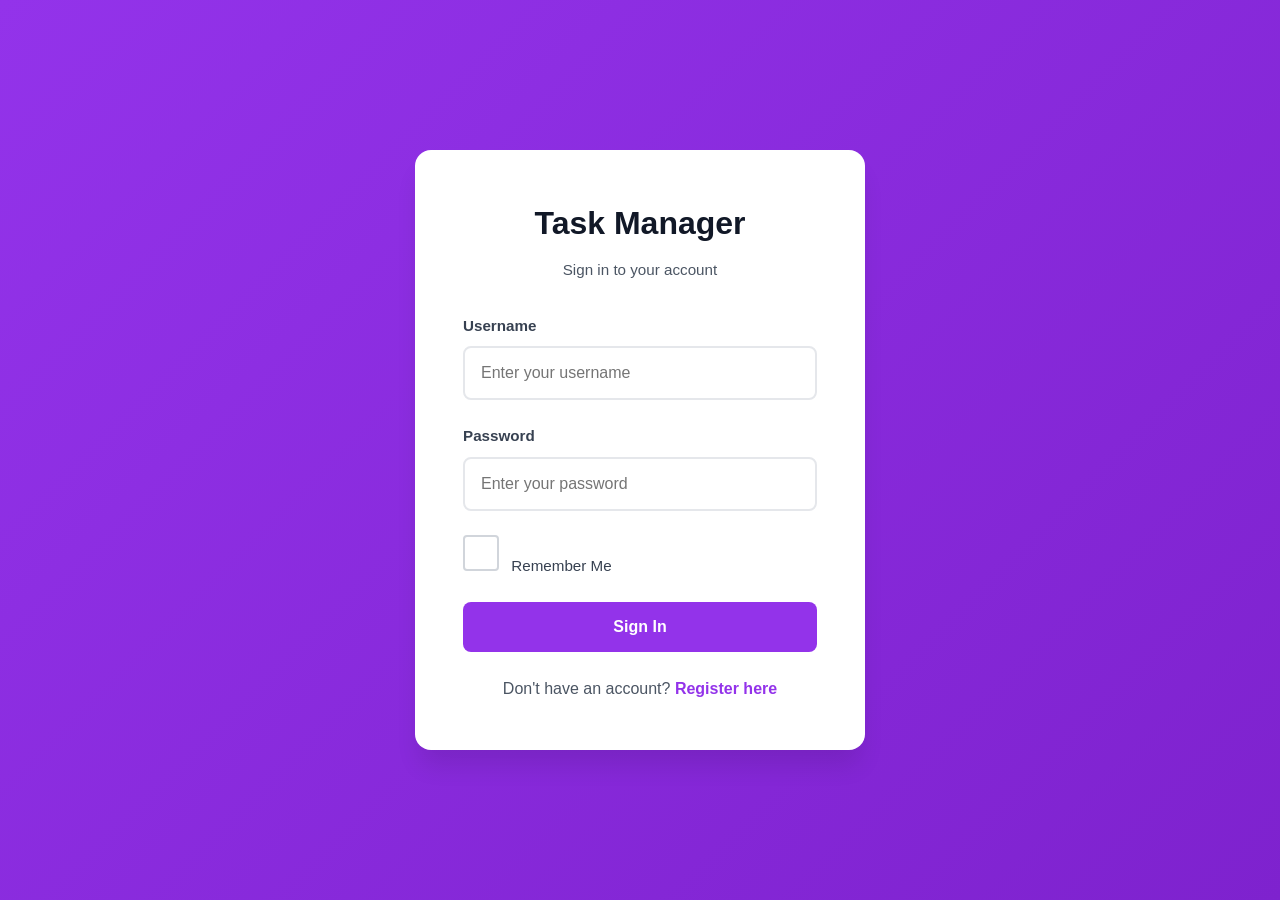
<file: task-manager-web/index.html>
<!DOCTYPE html>
<html lang="en">
<head>
    <meta charset="UTF-8">
    <meta name="viewport" content="width=device-width, initial-scale=1.0">
    <title>Login - Task Manager</title>
    <link rel="stylesheet" href="css/style.css">
    <link rel="stylesheet" href="css/forms.css">
    <link rel="stylesheet" href="css/components.css">
</head>
<body>
    <div class="auth-container">
        <div class="auth-card">
            <div class="auth-header">
                <h1>Task Manager</h1>
                <p>Sign in to your account</p>
            </div>

            <form id="loginForm" class="auth-form">
                <div class="form-group">
                    <label for="username">Username</label>
                    <input
                        type="text"
                        id="username"
                        name="username"
                        data-testid="login-username"
                        placeholder="Enter your username"
                        autocomplete="username"
                    >
                    <span class="error-message" id="usernameError"></span>
                </div>

                <div class="form-group">
                    <label for="password">Password</label>
                    <input
                        type="password"
                        id="password"
                        name="password"
                        data-testid="login-password"
                        placeholder="Enter your password"
                        autocomplete="current-password"
                    >
                    <span class="error-message" id="passwordError"></span>
                </div>

                <div class="form-group checkbox-group">
                    <label class="checkbox-label">
                        <input
                            type="checkbox"
                            id="rememberMe"
                            name="rememberMe"
                            data-testid="remember-me"
                        >
                        <span>Remember Me</span>
                    </label>
                </div>

                <div class="error-message-box" id="loginError" style="display: none;">
                    <span data-testid="error-message"></span>
                </div>

                <button
                    type="submit"
                    class="btn btn-primary btn-block"
                    data-testid="login-button"
                    id="loginButton"
                >
                    <span class="btn-text">Sign In</span>
                    <span class="btn-loader" style="display: none;"></span>
                </button>
            </form>

            <div class="auth-footer">
                <p>Don't have an account?
                    <a href="register.html" data-testid="register-link">Register here</a>
                </p>
            </div>
        </div>
    </div>

    <!-- Toast Notification -->
    <div id="toast" class="toast"></div>

    <!-- Loading Overlay -->
    <div id="loadingOverlay" class="loading-overlay" style="display: none;">
        <div class="spinner"></div>
    </div>

    <script src="js/utils.js"></script>
    <script src="js/validation.js"></script>
    <script src="js/storage.js"></script>
    <script src="js/auth.js"></script>
</body>
</html>
</file>
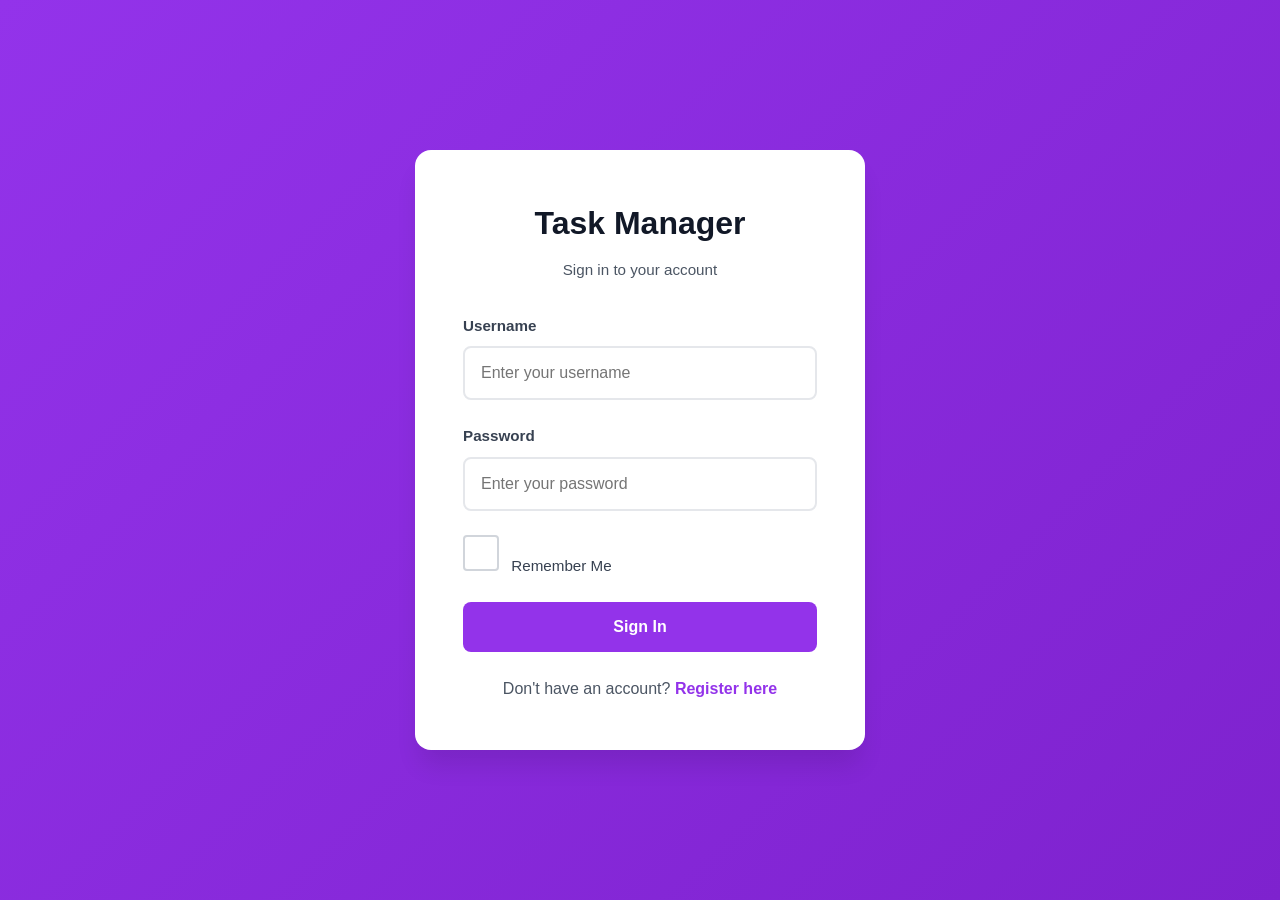
<file: task-manager-web/categories.html>
<!DOCTYPE html>
<html lang="en">
<head>
    <meta charset="UTF-8">
    <meta name="viewport" content="width=device-width, initial-scale=1.0">
    <title>Categories - Task Manager</title>
    <link rel="stylesheet" href="css/style.css">
    <link rel="stylesheet" href="css/forms.css">
    <link rel="stylesheet" href="css/components.css">
</head>
<body>
    <div class="main-container">
        <!-- Navigation -->
        <nav class="navbar" data-testid="navbar">
            <div class="nav-brand">
                <h2>Task Manager</h2>
            </div>
            <ul class="nav-menu">
                <li><a href="dashboard.html" data-testid="nav-dashboard">Dashboard</a></li>
                <li><a href="tasks.html" data-testid="nav-tasks">Tasks</a></li>
                <li><a href="categories.html" class="active" data-testid="nav-categories">Categories</a></li>
                <li><a href="#" id="logoutBtn" data-testid="nav-logout">Logout</a></li>
            </ul>
        </nav>

        <!-- Main Content -->
        <div class="content-wrapper">
            <div class="page-header">
                <h1>Categories</h1>
                <button class="btn btn-primary" id="addCategoryBtn" data-testid="add-category-button">
                    ➕ Add New Category
                </button>
            </div>

            <!-- Categories Grid -->
            <div class="categories-grid" id="categoriesGrid" data-testid="categories-grid">
                <!-- Categories will be loaded here -->
            </div>
        </div>
    </div>

    <!-- Add/Edit Category Modal -->
    <div id="categoryModal" class="modal" data-testid="category-modal">
        <div class="modal-content modal-small">
            <div class="modal-header">
                <h2 id="modalTitle">Add New Category</h2>
                <button class="modal-close" data-testid="modal-close">&times;</button>
            </div>
            <form id="categoryForm">
                <input type="hidden" id="categoryId" data-testid="category-id">

                <div class="form-group">
                    <label for="categoryName">Category Name *</label>
                    <input
                        type="text"
                        id="categoryName"
                        data-testid="category-name"
                        placeholder="Enter category name"
                        required
                    >
                    <span class="error-message" id="nameError"></span>
                </div>

                <div class="form-group">
                    <label for="categoryColor">Category Color *</label>
                    <div class="color-picker" data-testid="color-picker">
                        <input
                            type="color"
                            id="categoryColor"
                            data-testid="category-color"
                            value="#9333ea"
                            required
                        >
                        <span class="color-preview" id="colorPreview">#9333ea</span>
                    </div>
                    <span class="error-message" id="colorError"></span>
                </div>

                <div class="modal-actions">
                    <button type="button" class="btn btn-secondary" data-testid="cancel-category" id="cancelCategoryBtn">
                        Cancel
                    </button>
                    <button type="submit" class="btn btn-primary" data-testid="save-category" id="saveCategoryBtn">
                        <span class="btn-text">Save Category</span>
                        <span class="btn-loader" style="display: none;"></span>
                    </button>
                </div>
            </form>
        </div>
    </div>

    <!-- Delete Confirmation Modal -->
    <div id="deleteModal" class="modal" data-testid="delete-modal">
        <div class="modal-content modal-small">
            <div class="modal-header">
                <h2>Confirm Delete</h2>
                <button class="modal-close" data-testid="delete-modal-close">&times;</button>
            </div>
            <div class="modal-body">
                <p>Are you sure you want to delete this category? Tasks using this category will be set to "Uncategorized".</p>
            </div>
            <div class="modal-actions">
                <button class="btn btn-secondary" data-testid="cancel-delete" id="cancelDeleteBtn">
                    Cancel
                </button>
                <button class="btn btn-danger" data-testid="confirm-delete" id="confirmDeleteBtn">
                    <span class="btn-text">Delete</span>
                    <span class="btn-loader" style="display: none;"></span>
                </button>
            </div>
        </div>
    </div>

    <!-- Toast Notification -->
    <div id="toast" class="toast"></div>

    <!-- Loading Overlay -->
    <div id="loadingOverlay" class="loading-overlay" style="display: none;">
        <div class="spinner"></div>
    </div>

    <script src="js/utils.js"></script>
    <script src="js/validation.js"></script>
    <script src="js/storage.js"></script>
    <script src="js/categories.js"></script>
</body>
</html>
</file>
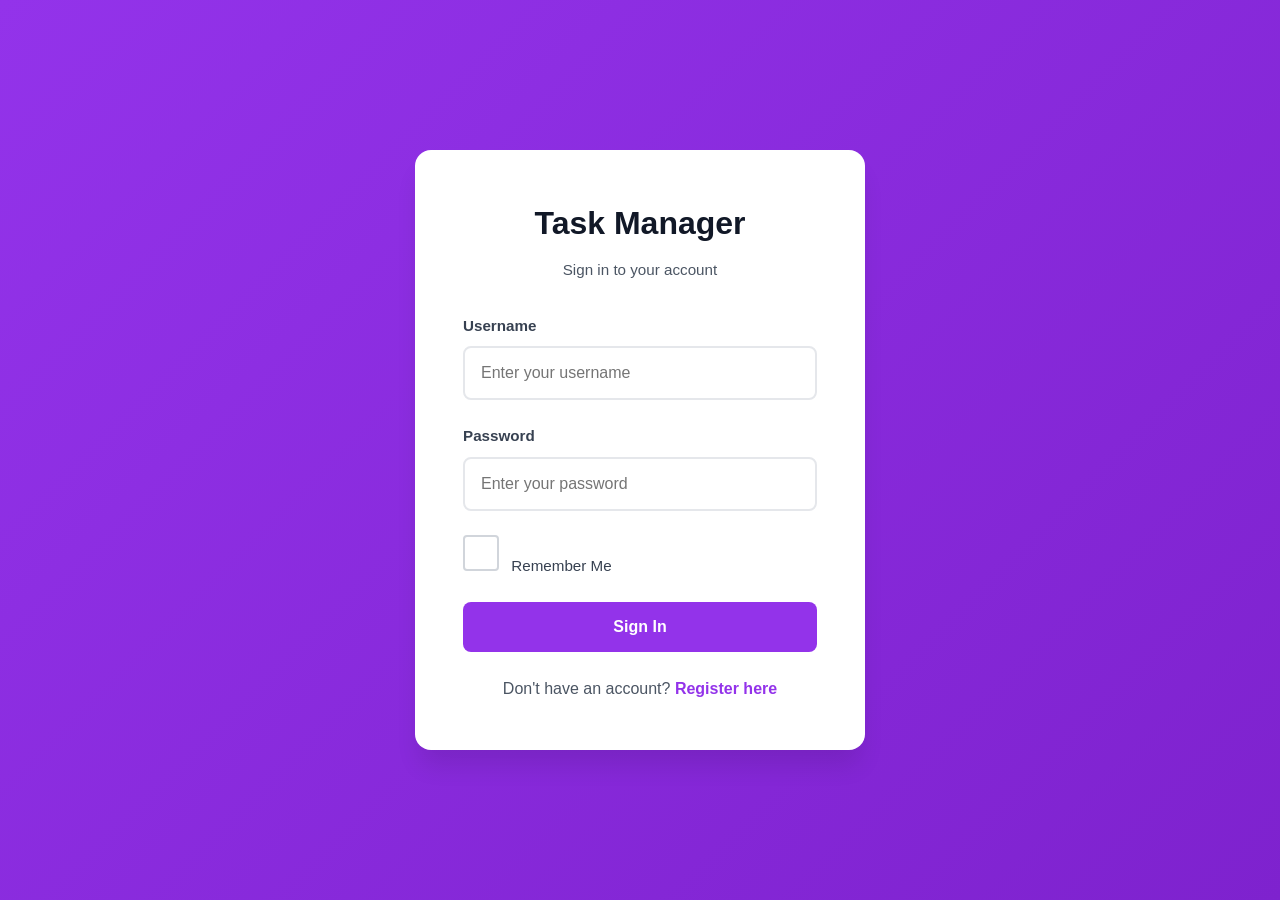
<file: task-manager-web/dashboard.html>
<!DOCTYPE html>
<html lang="en">
<head>
    <meta charset="UTF-8">
    <meta name="viewport" content="width=device-width, initial-scale=1.0">
    <title>Dashboard - Task Manager</title>
    <link rel="stylesheet" href="css/style.css">
    <link rel="stylesheet" href="css/forms.css">
    <link rel="stylesheet" href="css/components.css">
</head>
<body>
    <div class="main-container">
        <!-- Navigation -->
        <nav class="navbar" data-testid="navbar">
            <div class="nav-brand">
                <h2>Task Manager</h2>
            </div>
            <ul class="nav-menu">
                <li><a href="dashboard.html" class="active" data-testid="nav-dashboard">Dashboard</a></li>
                <li><a href="tasks.html" data-testid="nav-tasks">Tasks</a></li>
                <li><a href="categories.html" data-testid="nav-categories">Categories</a></li>
                <li><a href="#" id="logoutBtn" data-testid="nav-logout">Logout</a></li>
            </ul>
        </nav>

        <!-- Main Content -->
        <div class="content-wrapper">
            <div class="page-header">
                <h1 id="welcomeMessage" data-testid="welcome-message">Welcome, User!</h1>
                <p>Here's an overview of your tasks</p>
            </div>

            <!-- Statistics Cards -->
            <div class="stats-grid">
                <div class="stat-card stat-card-primary">
                    <div class="stat-icon">📋</div>
                    <div class="stat-content">
                        <h3 id="totalTasks" data-testid="total-tasks">0</h3>
                        <p>Total Tasks</p>
                    </div>
                </div>

                <div class="stat-card stat-card-success">
                    <div class="stat-icon">✅</div>
                    <div class="stat-content">
                        <h3 id="completedTasks" data-testid="completed-tasks">0</h3>
                        <p>Completed</p>
                    </div>
                </div>

                <div class="stat-card stat-card-warning">
                    <div class="stat-icon">⏳</div>
                    <div class="stat-content">
                        <h3 id="pendingTasks" data-testid="pending-tasks">0</h3>
                        <p>Pending</p>
                    </div>
                </div>

                <div class="stat-card stat-card-danger">
                    <div class="stat-icon">🔥</div>
                    <div class="stat-content">
                        <h3 id="highPriorityTasks" data-testid="high-priority-tasks">0</h3>
                        <p>High Priority</p>
                    </div>
                </div>
            </div>

            <!-- Quick Actions -->
            <div class="quick-actions">
                <h2>Quick Actions</h2>
                <div class="action-buttons">
                    <a href="tasks.html" class="btn btn-primary" data-testid="quick-add-task">
                        ➕ Add New Task
                    </a>
                    <a href="tasks.html" class="btn btn-secondary" data-testid="quick-view-tasks">
                        📄 View All Tasks
                    </a>
                    <a href="categories.html" class="btn btn-secondary" data-testid="quick-manage-categories">
                        🏷️ Manage Categories
                    </a>
                </div>
            </div>

            <!-- Recent Tasks Preview -->
            <div class="recent-tasks-section">
                <div class="section-header">
                    <h2>Recent Tasks</h2>
                    <a href="tasks.html" class="link-primary">View All →</a>
                </div>
                <div id="recentTasksList" data-testid="recent-tasks-list">
                    <!-- Recent tasks will be loaded here -->
                </div>
            </div>
        </div>
    </div>

    <!-- Toast Notification -->
    <div id="toast" class="toast"></div>

    <!-- Loading Overlay -->
    <div id="loadingOverlay" class="loading-overlay" style="display: none;">
        <div class="spinner"></div>
    </div>

    <script src="js/utils.js"></script>
    <script src="js/validation.js"></script>
    <script src="js/storage.js"></script>
    <script>
        // Check authentication
        if (!Storage.isLoggedIn()) {
            window.location.href = 'index.html';
        }

        // Display welcome message
        const currentUser = Storage.getCurrentUser();
        if (currentUser) {
            document.getElementById('welcomeMessage').textContent = `Welcome, ${currentUser.username}!`;
        }

        // Load statistics
        function loadDashboardStats() {
            const tasks = Storage.getTasks();
            const totalTasks = tasks.length;
            const completedTasks = tasks.filter(t => t.status === 'Complete').length;
            const pendingTasks = tasks.filter(t => t.status === 'Incomplete').length;
            const highPriorityTasks = tasks.filter(t => t.priority === 'High').length;

            document.getElementById('totalTasks').textContent = totalTasks;
            document.getElementById('completedTasks').textContent = completedTasks;
            document.getElementById('pendingTasks').textContent = pendingTasks;
            document.getElementById('highPriorityTasks').textContent = highPriorityTasks;
        }

        // Load recent tasks (last 5)
        function loadRecentTasks() {
            const tasks = Storage.getTasks().slice(0, 5);
            const container = document.getElementById('recentTasksList');

            if (tasks.length === 0) {
                container.innerHTML = '<p class="empty-state">No tasks yet. Create your first task!</p>';
                return;
            }

            container.innerHTML = tasks.map(task => `
                <div class="task-preview" data-testid="task-preview-${task.id}">
                    <div class="task-preview-header">
                        <h4>${escapeHtml(task.title)}</h4>
                        <span class="badge badge-${task.priority.toLowerCase()}">${task.priority}</span>
                    </div>
                    <p class="task-preview-desc">${escapeHtml(task.description)}</p>
                    <div class="task-preview-footer">
                        <span class="task-status status-${task.status.toLowerCase()}">${task.status}</span>
                        <span class="task-date">Due: ${task.dueDate}</span>
                    </div>
                </div>
            `).join('');
        }

        function escapeHtml(text) {
            const div = document.createElement('div');
            div.textContent = text;
            return div.innerHTML;
        }

        // Logout handler
        document.getElementById('logoutBtn').addEventListener('click', (e) => {
            e.preventDefault();
            if (confirm('Are you sure you want to logout?')) {
                Storage.logout();
                showToast('Logged out successfully', 'success');
                setTimeout(() => {
                    window.location.href = 'index.html';
                }, 1000);
            }
        });

        // Initialize dashboard
        loadDashboardStats();
        loadRecentTasks();
    </script>
</body>
</html>
</file>
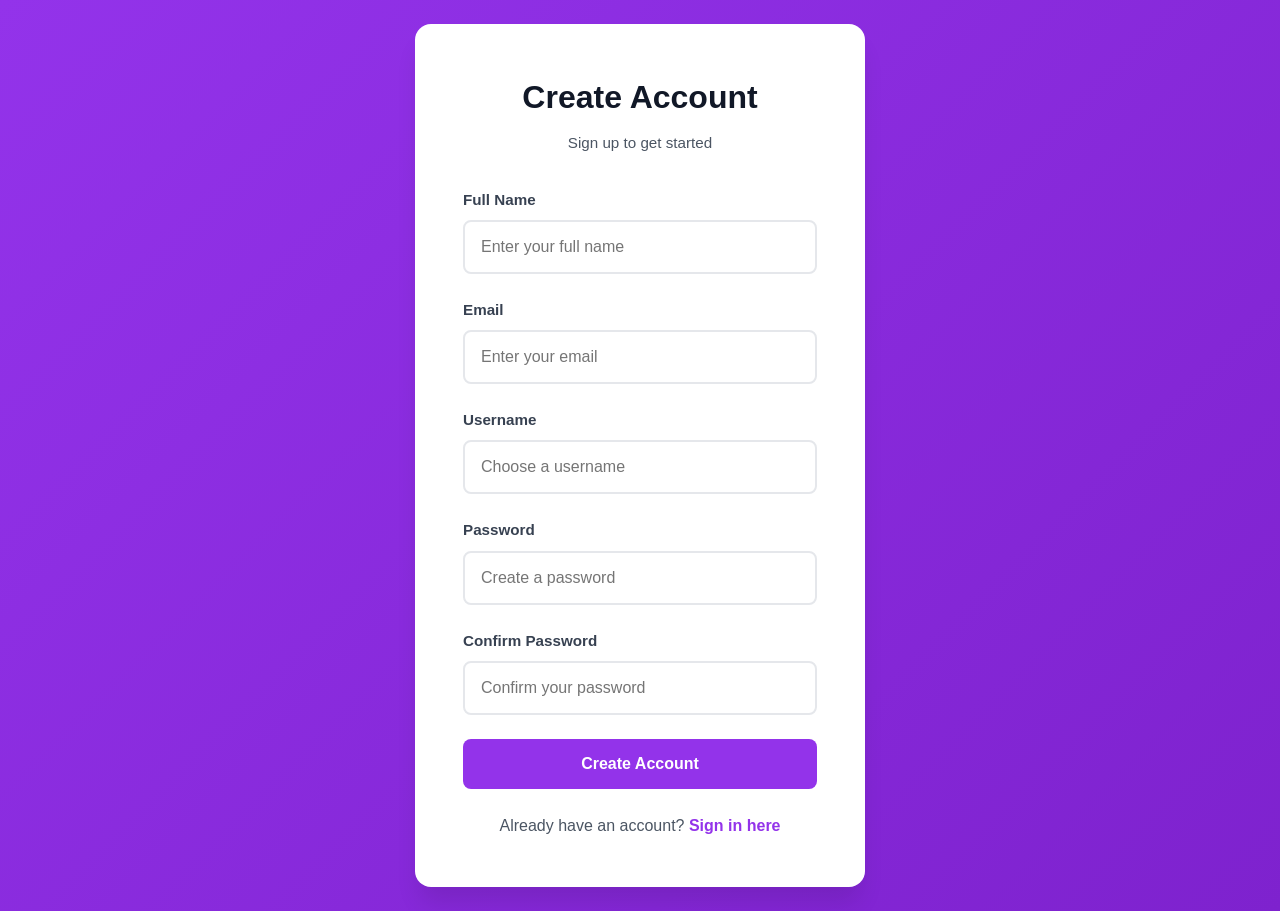
<file: task-manager-web/register.html>
<!DOCTYPE html>
<html lang="en">
<head>
    <meta charset="UTF-8">
    <meta name="viewport" content="width=device-width, initial-scale=1.0">
    <title>Register - Task Manager</title>
    <link rel="stylesheet" href="css/style.css">
    <link rel="stylesheet" href="css/forms.css">
    <link rel="stylesheet" href="css/components.css">
</head>
<body>
    <div class="auth-container">
        <div class="auth-card">
            <div class="auth-header">
                <h1>Create Account</h1>
                <p>Sign up to get started</p>
            </div>

            <form id="registerForm" class="auth-form">
                <div class="form-group">
                    <label for="fullName">Full Name</label>
                    <input
                        type="text"
                        id="fullName"
                        name="fullName"
                        data-testid="register-fullname"
                        placeholder="Enter your full name"
                        autocomplete="name"
                    >
                    <span class="error-message" id="fullNameError"></span>
                </div>

                <div class="form-group">
                    <label for="email">Email</label>
                    <input
                        type="email"
                        id="email"
                        name="email"
                        data-testid="register-email"
                        placeholder="Enter your email"
                        autocomplete="email"
                    >
                    <span class="error-message" id="emailError"></span>
                </div>

                <div class="form-group">
                    <label for="regUsername">Username</label>
                    <input
                        type="text"
                        id="regUsername"
                        name="username"
                        data-testid="register-username"
                        placeholder="Choose a username"
                        autocomplete="username"
                    >
                    <span class="error-message" id="usernameError"></span>
                </div>

                <div class="form-group">
                    <label for="regPassword">Password</label>
                    <input
                        type="password"
                        id="regPassword"
                        name="password"
                        data-testid="register-password"
                        placeholder="Create a password"
                        autocomplete="new-password"
                    >
                    <span class="error-message" id="passwordError"></span>
                </div>

                <div class="form-group">
                    <label for="confirmPassword">Confirm Password</label>
                    <input
                        type="password"
                        id="confirmPassword"
                        name="confirmPassword"
                        data-testid="register-confirm-password"
                        placeholder="Confirm your password"
                        autocomplete="new-password"
                    >
                    <span class="error-message" id="confirmPasswordError"></span>
                </div>

                <div class="error-message-box" id="registerError" style="display: none;">
                    <span data-testid="register-error-message"></span>
                </div>

                <button
                    type="submit"
                    class="btn btn-primary btn-block"
                    data-testid="register-button"
                    id="registerButton"
                >
                    <span class="btn-text">Create Account</span>
                    <span class="btn-loader" style="display: none;"></span>
                </button>
            </form>

            <div class="auth-footer">
                <p>Already have an account?
                    <a href="index.html" data-testid="login-link">Sign in here</a>
                </p>
            </div>
        </div>
    </div>

    <!-- Toast Notification -->
    <div id="toast" class="toast"></div>

    <!-- Loading Overlay -->
    <div id="loadingOverlay" class="loading-overlay" style="display: none;">
        <div class="spinner"></div>
    </div>

    <script src="js/utils.js"></script>
    <script src="js/validation.js"></script>
    <script src="js/storage.js"></script>
    <script src="js/auth.js"></script>
</body>
</html>
</file>
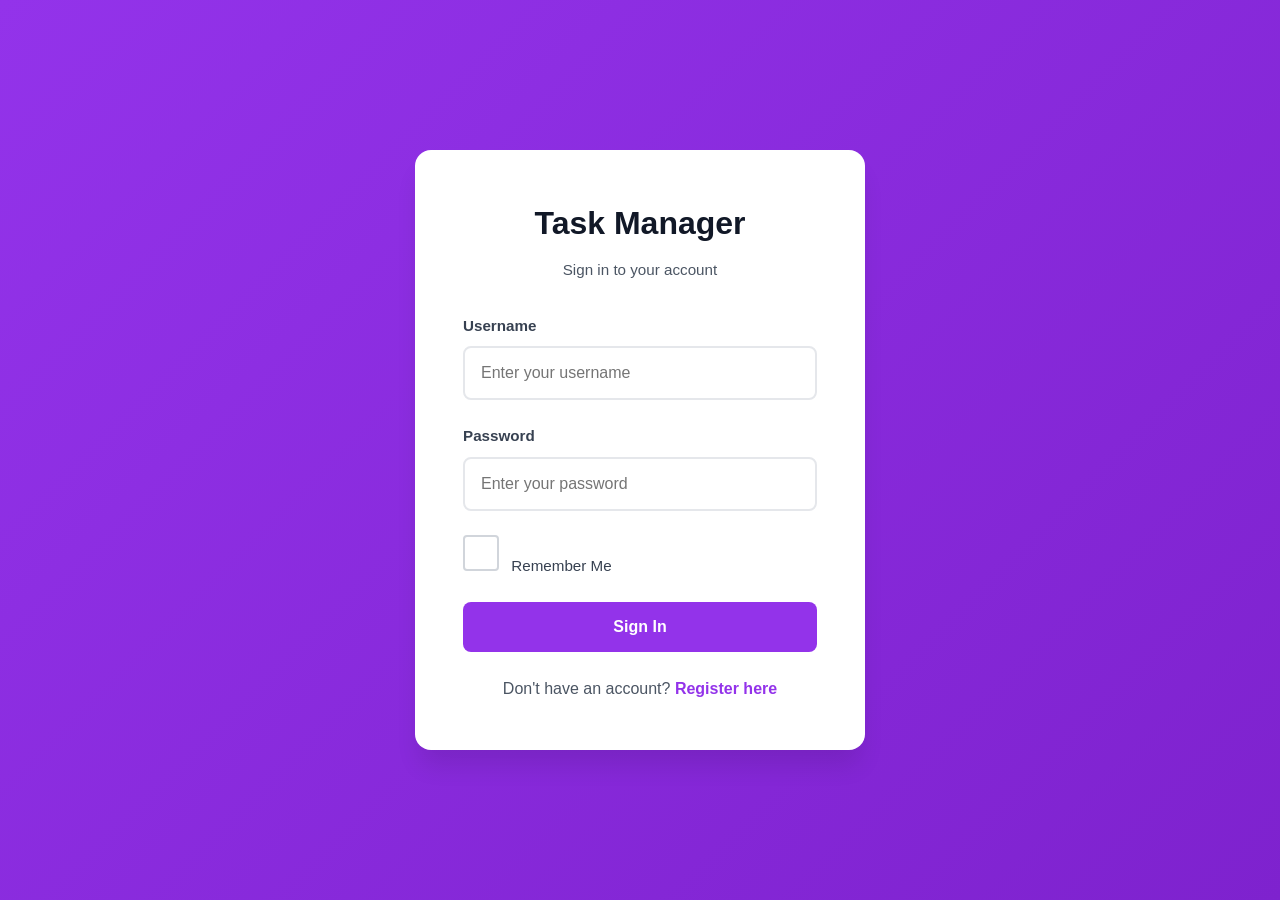
<file: task-manager-web/tasks.html>
<!DOCTYPE html>
<html lang="en">
<head>
    <meta charset="UTF-8">
    <meta name="viewport" content="width=device-width, initial-scale=1.0">
    <title>Tasks - Task Manager</title>
    <link rel="stylesheet" href="css/style.css">
    <link rel="stylesheet" href="css/forms.css">
    <link rel="stylesheet" href="css/components.css">
</head>
<body>
    <div class="main-container">
        <!-- Navigation -->
        <nav class="navbar" data-testid="navbar">
            <div class="nav-brand">
                <h2>Task Manager</h2>
            </div>
            <ul class="nav-menu">
                <li><a href="dashboard.html" data-testid="nav-dashboard">Dashboard</a></li>
                <li><a href="tasks.html" class="active" data-testid="nav-tasks">Tasks</a></li>
                <li><a href="categories.html" data-testid="nav-categories">Categories</a></li>
                <li><a href="#" id="logoutBtn" data-testid="nav-logout">Logout</a></li>
            </ul>
        </nav>

        <!-- Main Content -->
        <div class="content-wrapper">
            <div class="page-header">
                <h1>Tasks</h1>
                <button class="btn btn-primary" id="addTaskBtn" data-testid="add-task-button">
                    ➕ Add New Task
                </button>
            </div>

            <!-- Filters and Search -->
            <div class="filters-section">
                <div class="search-box">
                    <input
                        type="text"
                        id="searchInput"
                        data-testid="search-input"
                        placeholder="Search tasks..."
                    >
                </div>
                <div class="filter-controls">
                    <select id="statusFilter" data-testid="status-filter" class="filter-select">
                        <option value="">All Status</option>
                        <option value="Complete">Complete</option>
                        <option value="Incomplete">Incomplete</option>
                    </select>
                    <select id="priorityFilter" data-testid="priority-filter" class="filter-select">
                        <option value="">All Priority</option>
                        <option value="High">High</option>
                        <option value="Medium">Medium</option>
                        <option value="Low">Low</option>
                    </select>
                    <select id="categoryFilter" data-testid="category-filter" class="filter-select">
                        <option value="">All Categories</option>
                    </select>
                    <button class="btn btn-secondary" id="clearFiltersBtn" data-testid="clear-filters">
                        Clear Filters
                    </button>
                </div>
            </div>

            <!-- Tasks Table -->
            <div class="table-container">
                <table class="tasks-table" data-testid="tasks-table">
                    <thead>
                        <tr>
                            <th>ID</th>
                            <th>Title</th>
                            <th>Description</th>
                            <th>Priority</th>
                            <th>Due Date</th>
                            <th>Category</th>
                            <th>Status</th>
                            <th>Actions</th>
                        </tr>
                    </thead>
                    <tbody id="tasksTableBody">
                        <!-- Tasks will be loaded here -->
                    </tbody>
                </table>
            </div>

            <!-- Pagination -->
            <div class="pagination" id="pagination" data-testid="pagination">
                <!-- Pagination buttons will be generated here -->
            </div>
        </div>
    </div>

    <!-- Add/Edit Task Modal -->
    <div id="taskModal" class="modal" data-testid="task-modal">
        <div class="modal-content">
            <div class="modal-header">
                <h2 id="modalTitle">Add New Task</h2>
                <button class="modal-close" data-testid="modal-close">&times;</button>
            </div>
            <form id="taskForm">
                <input type="hidden" id="taskId" data-testid="task-id">

                <div class="form-group">
                    <label for="taskTitle">Task Title *</label>
                    <input
                        type="text"
                        id="taskTitle"
                        data-testid="task-title"
                        placeholder="Enter task title"
                        required
                    >
                    <span class="error-message" id="titleError"></span>
                </div>

                <div class="form-group">
                    <label for="taskDescription">Description *</label>
                    <textarea
                        id="taskDescription"
                        data-testid="task-description"
                        placeholder="Enter task description"
                        rows="4"
                        required
                    ></textarea>
                    <span class="error-message" id="descriptionError"></span>
                </div>

                <div class="form-row">
                    <div class="form-group">
                        <label for="taskPriority">Priority *</label>
                        <select id="taskPriority" data-testid="task-priority" required>
                            <option value="">Select Priority</option>
                            <option value="High">High</option>
                            <option value="Medium">Medium</option>
                            <option value="Low">Low</option>
                        </select>
                        <span class="error-message" id="priorityError"></span>
                    </div>

                    <div class="form-group">
                        <label for="taskDueDate">Due Date *</label>
                        <input
                            type="date"
                            id="taskDueDate"
                            data-testid="task-due-date"
                            required
                        >
                        <span class="error-message" id="dueDateError"></span>
                    </div>
                </div>

                <div class="form-row">
                    <div class="form-group">
                        <label for="taskCategory">Category *</label>
                        <select id="taskCategory" data-testid="task-category" required>
                            <option value="">Select Category</option>
                        </select>
                        <span class="error-message" id="categoryError"></span>
                    </div>

                    <div class="form-group">
                        <label for="taskStatus">Status *</label>
                        <select id="taskStatus" data-testid="task-status" required>
                            <option value="Incomplete">Incomplete</option>
                            <option value="Complete">Complete</option>
                        </select>
                    </div>
                </div>

                <div class="modal-actions">
                    <button type="button" class="btn btn-secondary" data-testid="cancel-task" id="cancelTaskBtn">
                        Cancel
                    </button>
                    <button type="submit" class="btn btn-primary" data-testid="save-task" id="saveTaskBtn">
                        <span class="btn-text">Save Task</span>
                        <span class="btn-loader" style="display: none;"></span>
                    </button>
                </div>
            </form>
        </div>
    </div>

    <!-- Delete Confirmation Modal -->
    <div id="deleteModal" class="modal" data-testid="delete-modal">
        <div class="modal-content modal-small">
            <div class="modal-header">
                <h2>Confirm Delete</h2>
                <button class="modal-close" data-testid="delete-modal-close">&times;</button>
            </div>
            <div class="modal-body">
                <p>Are you sure you want to delete this task? This action cannot be undone.</p>
            </div>
            <div class="modal-actions">
                <button class="btn btn-secondary" data-testid="cancel-delete" id="cancelDeleteBtn">
                    Cancel
                </button>
                <button class="btn btn-danger" data-testid="confirm-delete" id="confirmDeleteBtn">
                    <span class="btn-text">Delete</span>
                    <span class="btn-loader" style="display: none;"></span>
                </button>
            </div>
        </div>
    </div>

    <!-- Toast Notification -->
    <div id="toast" class="toast"></div>

    <!-- Loading Overlay -->
    <div id="loadingOverlay" class="loading-overlay" style="display: none;">
        <div class="spinner"></div>
    </div>

    <script src="js/utils.js"></script>
    <script src="js/validation.js"></script>
    <script src="js/storage.js"></script>
    <script src="js/tasks.js"></script>
</body>
</html>
</file>
<file: task-manager-web/css/style.css>
/* ========================================
   TASK MANAGER - MAIN STYLESHEET
   Color Scheme:
   - Primary Purple: #9333ea
   - Success Green: #10b981
   - Danger Red: #ef4444
   ======================================== */

/* === RESET & BASE STYLES === */
* {
    margin: 0;
    padding: 0;
    box-sizing: border-box;
}

:root {
    /* Colors */
    --primary: #9333ea;
    --primary-dark: #7e22ce;
    --primary-light: #a855f7;
    --success: #10b981;
    --success-dark: #059669;
    --danger: #ef4444;
    --danger-dark: #dc2626;
    --warning: #f59e0b;
    --warning-dark: #d97706;
    --info: #06b6d4;

    /* Neutrals */
    --white: #ffffff;
    --gray-50: #f9fafb;
    --gray-100: #f3f4f6;
    --gray-200: #e5e7eb;
    --gray-300: #d1d5db;
    --gray-400: #9ca3af;
    --gray-500: #6b7280;
    --gray-600: #4b5563;
    --gray-700: #374151;
    --gray-800: #1f2937;
    --gray-900: #111827;

    /* Spacing */
    --spacing-xs: 0.25rem;
    --spacing-sm: 0.5rem;
    --spacing-md: 1rem;
    --spacing-lg: 1.5rem;
    --spacing-xl: 2rem;
    --spacing-2xl: 3rem;

    /* Border radius */
    --radius-sm: 0.25rem;
    --radius-md: 0.5rem;
    --radius-lg: 0.75rem;
    --radius-xl: 1rem;

    /* Shadows */
    --shadow-sm: 0 1px 2px 0 rgba(0, 0, 0, 0.05);
    --shadow-md: 0 4px 6px -1px rgba(0, 0, 0, 0.1);
    --shadow-lg: 0 10px 15px -3px rgba(0, 0, 0, 0.1);
    --shadow-xl: 0 20px 25px -5px rgba(0, 0, 0, 0.1);

    /* Transitions */
    --transition: all 0.3s ease;
}

body {
    font-family: -apple-system, BlinkMacSystemFont, 'Segoe UI', 'Roboto', 'Oxygen',
        'Ubuntu', 'Cantarell', 'Fira Sans', 'Droid Sans', 'Helvetica Neue', sans-serif;
    -webkit-font-smoothing: antialiased;
    -moz-osx-font-smoothing: grayscale;
    background-color: var(--gray-50);
    color: var(--gray-900);
    line-height: 1.6;
    font-size: 16px;
}

/* === AUTHENTICATION CONTAINER === */
.auth-container {
    min-height: 100vh;
    display: flex;
    align-items: center;
    justify-content: center;
    padding: var(--spacing-lg);
    background: linear-gradient(135deg, var(--primary) 0%, var(--primary-dark) 100%);
}

.auth-card {
    background: var(--white);
    border-radius: var(--radius-xl);
    box-shadow: var(--shadow-xl);
    padding: var(--spacing-2xl);
    width: 100%;
    max-width: 450px;
    animation: slideUp 0.4s ease;
}

@keyframes slideUp {
    from {
        opacity: 0;
        transform: translateY(20px);
    }
    to {
        opacity: 1;
        transform: translateY(0);
    }
}

.auth-header {
    text-align: center;
    margin-bottom: var(--spacing-xl);
}

.auth-header h1 {
    font-size: 2rem;
    font-weight: 700;
    color: var(--gray-900);
    margin-bottom: var(--spacing-sm);
}

.auth-header p {
    color: var(--gray-600);
    font-size: 0.95rem;
}

.auth-footer {
    text-align: center;
    margin-top: var(--spacing-lg);
    color: var(--gray-600);
}

.auth-footer a {
    color: var(--primary);
    text-decoration: none;
    font-weight: 600;
    transition: var(--transition);
}

.auth-footer a:hover {
    color: var(--primary-dark);
    text-decoration: underline;
}

/* === MAIN CONTAINER === */
.main-container {
    min-height: 100vh;
    display: flex;
    flex-direction: column;
}

.content-wrapper {
    flex: 1;
    padding: var(--spacing-xl);
    max-width: 1400px;
    margin: 0 auto;
    width: 100%;
}

/* === NAVIGATION === */
.navbar {
    background: var(--white);
    box-shadow: var(--shadow-sm);
    padding: var(--spacing-md) var(--spacing-xl);
    display: flex;
    justify-content: space-between;
    align-items: center;
    position: sticky;
    top: 0;
    z-index: 100;
}

.nav-brand h2 {
    color: var(--primary);
    font-size: 1.5rem;
    font-weight: 700;
}

.nav-menu {
    display: flex;
    list-style: none;
    gap: var(--spacing-lg);
    align-items: center;
}

.nav-menu a {
    text-decoration: none;
    color: var(--gray-700);
    font-weight: 500;
    padding: var(--spacing-sm) var(--spacing-md);
    border-radius: var(--radius-md);
    transition: var(--transition);
}

.nav-menu a:hover {
    background: var(--gray-100);
    color: var(--primary);
}

.nav-menu a.active {
    background: var(--primary);
    color: var(--white);
}

/* === PAGE HEADER === */
.page-header {
    display: flex;
    justify-content: space-between;
    align-items: center;
    margin-bottom: var(--spacing-xl);
}

.page-header h1 {
    font-size: 2rem;
    font-weight: 700;
    color: var(--gray-900);
}

/* === STATISTICS CARDS === */
.stats-grid {
    display: grid;
    grid-template-columns: repeat(auto-fit, minmax(250px, 1fr));
    gap: var(--spacing-lg);
    margin-bottom: var(--spacing-2xl);
}

.stat-card {
    background: var(--white);
    border-radius: var(--radius-lg);
    padding: var(--spacing-lg);
    box-shadow: var(--shadow-md);
    display: flex;
    align-items: center;
    gap: var(--spacing-md);
    transition: var(--transition);
    border-left: 4px solid transparent;
}

.stat-card:hover {
    transform: translateY(-2px);
    box-shadow: var(--shadow-lg);
}

.stat-card-primary {
    border-left-color: var(--primary);
}

.stat-card-success {
    border-left-color: var(--success);
}

.stat-card-warning {
    border-left-color: var(--warning);
}

.stat-card-danger {
    border-left-color: var(--danger);
}

.stat-icon {
    font-size: 2.5rem;
}

.stat-content h3 {
    font-size: 2rem;
    font-weight: 700;
    color: var(--gray-900);
}

.stat-content p {
    color: var(--gray-600);
    font-size: 0.9rem;
}

/* === QUICK ACTIONS === */
.quick-actions {
    background: var(--white);
    border-radius: var(--radius-lg);
    padding: var(--spacing-xl);
    box-shadow: var(--shadow-md);
    margin-bottom: var(--spacing-2xl);
}

.quick-actions h2 {
    margin-bottom: var(--spacing-md);
    color: var(--gray-900);
}

.action-buttons {
    display: flex;
    gap: var(--spacing-md);
    flex-wrap: wrap;
}

/* === RECENT TASKS SECTION === */
.recent-tasks-section {
    background: var(--white);
    border-radius: var(--radius-lg);
    padding: var(--spacing-xl);
    box-shadow: var(--shadow-md);
}

.section-header {
    display: flex;
    justify-content: space-between;
    align-items: center;
    margin-bottom: var(--spacing-lg);
}

.section-header h2 {
    color: var(--gray-900);
}

.link-primary {
    color: var(--primary);
    text-decoration: none;
    font-weight: 600;
    transition: var(--transition);
}

.link-primary:hover {
    color: var(--primary-dark);
}

.task-preview {
    background: var(--gray-50);
    border-radius: var(--radius-md);
    padding: var(--spacing-md);
    margin-bottom: var(--spacing-md);
    border-left: 4px solid var(--gray-300);
    transition: var(--transition);
}

.task-preview:hover {
    border-left-color: var(--primary);
    box-shadow: var(--shadow-sm);
}

.task-preview-header {
    display: flex;
    justify-content: space-between;
    align-items: center;
    margin-bottom: var(--spacing-sm);
}

.task-preview-header h4 {
    color: var(--gray-900);
    font-size: 1.1rem;
}

.task-preview-desc {
    color: var(--gray-600);
    font-size: 0.9rem;
    margin-bottom: var(--spacing-sm);
}

.task-preview-footer {
    display: flex;
    justify-content: space-between;
    align-items: center;
    font-size: 0.85rem;
}

.task-date {
    color: var(--gray-500);
}

/* === FILTERS SECTION === */
.filters-section {
    background: var(--white);
    border-radius: var(--radius-lg);
    padding: var(--spacing-lg);
    box-shadow: var(--shadow-md);
    margin-bottom: var(--spacing-xl);
}

.search-box {
    margin-bottom: var(--spacing-md);
}

.search-box input {
    width: 100%;
    padding: var(--spacing-md);
    border: 2px solid var(--gray-200);
    border-radius: var(--radius-md);
    font-size: 1rem;
    transition: var(--transition);
}

.search-box input:focus {
    outline: none;
    border-color: var(--primary);
    box-shadow: 0 0 0 3px rgba(37, 99, 235, 0.1);
}

.filter-controls {
    display: flex;
    gap: var(--spacing-md);
    flex-wrap: wrap;
}

.filter-select {
    padding: var(--spacing-sm) var(--spacing-md);
    border: 2px solid var(--gray-200);
    border-radius: var(--radius-md);
    font-size: 0.95rem;
    background: var(--white);
    cursor: pointer;
    transition: var(--transition);
}

.filter-select:focus {
    outline: none;
    border-color: var(--primary);
}

/* === TABLE === */
.table-container {
    background: var(--white);
    border-radius: var(--radius-lg);
    box-shadow: var(--shadow-md);
    overflow-x: auto;
    margin-bottom: var(--spacing-lg);
}

.tasks-table {
    width: 100%;
    border-collapse: collapse;
}

.tasks-table thead {
    background: var(--gray-50);
}

.tasks-table th {
    padding: var(--spacing-md);
    text-align: left;
    font-weight: 600;
    color: var(--gray-700);
    border-bottom: 2px solid var(--gray-200);
}

.tasks-table td {
    padding: var(--spacing-md);
    border-bottom: 1px solid var(--gray-200);
}

.tasks-table tbody tr {
    transition: var(--transition);
}

.tasks-table tbody tr:hover {
    background: var(--gray-50);
}

/* === BADGES === */
.badge {
    display: inline-block;
    padding: var(--spacing-xs) var(--spacing-sm);
    border-radius: var(--radius-sm);
    font-size: 0.8rem;
    font-weight: 600;
    text-transform: uppercase;
}

.badge-high {
    background: rgba(239, 68, 68, 0.1);
    color: var(--danger);
}

.badge-medium {
    background: rgba(245, 158, 11, 0.1);
    color: var(--warning);
}

.badge-low {
    background: rgba(6, 182, 212, 0.1);
    color: var(--info);
}

.task-status {
    display: inline-flex;
    align-items: center;
    gap: var(--spacing-xs);
    font-size: 0.9rem;
    font-weight: 500;
}

.status-complete {
    color: var(--success);
}

.status-incomplete {
    color: var(--warning);
}

.status-complete::before {
    content: "✓";
    display: inline-block;
    width: 18px;
    height: 18px;
    background: var(--success);
    color: var(--white);
    border-radius: 50%;
    text-align: center;
    line-height: 18px;
    font-size: 12px;
}

.status-incomplete::before {
    content: "○";
    display: inline-block;
    width: 18px;
    height: 18px;
    border: 2px solid var(--warning);
    color: var(--warning);
    border-radius: 50%;
    text-align: center;
    line-height: 14px;
    font-size: 12px;
}

/* === PAGINATION === */
.pagination {
    display: flex;
    justify-content: center;
    gap: var(--spacing-sm);
    margin-top: var(--spacing-lg);
}

.pagination button {
    padding: var(--spacing-sm) var(--spacing-md);
    border: 2px solid var(--gray-200);
    background: var(--white);
    border-radius: var(--radius-md);
    cursor: pointer;
    transition: var(--transition);
    font-weight: 500;
}

.pagination button:hover:not(:disabled) {
    background: var(--gray-50);
    border-color: var(--primary);
}

.pagination button.active {
    background: var(--primary);
    color: var(--white);
    border-color: var(--primary);
}

.pagination button:disabled {
    opacity: 0.5;
    cursor: not-allowed;
}

/* === CATEGORIES GRID === */
.categories-grid {
    display: grid;
    grid-template-columns: repeat(auto-fill, minmax(250px, 1fr));
    gap: var(--spacing-lg);
}

.category-card {
    background: var(--white);
    border-radius: var(--radius-lg);
    padding: var(--spacing-lg);
    box-shadow: var(--shadow-md);
    transition: var(--transition);
    border-left: 4px solid;
}

.category-card:hover {
    transform: translateY(-2px);
    box-shadow: var(--shadow-lg);
}

.category-header {
    display: flex;
    justify-content: space-between;
    align-items: center;
    margin-bottom: var(--spacing-sm);
}

.category-name {
    font-size: 1.2rem;
    font-weight: 600;
    color: var(--gray-900);
}

.category-actions {
    display: flex;
    gap: var(--spacing-sm);
}

.category-info {
    color: var(--gray-600);
    font-size: 0.9rem;
}

/* === EMPTY STATE === */
.empty-state {
    text-align: center;
    padding: var(--spacing-2xl);
    color: var(--gray-500);
    font-size: 1.1rem;
}

/* === UTILITIES === */
.text-center {
    text-align: center;
}

.mt-1 { margin-top: var(--spacing-sm); }
.mt-2 { margin-top: var(--spacing-md); }
.mt-3 { margin-top: var(--spacing-lg); }
.mb-1 { margin-bottom: var(--spacing-sm); }
.mb-2 { margin-bottom: var(--spacing-md); }
.mb-3 { margin-bottom: var(--spacing-lg); }

/* === RESPONSIVE === */
@media (max-width: 768px) {
    .navbar {
        flex-direction: column;
        gap: var(--spacing-md);
    }

    .nav-menu {
        flex-wrap: wrap;
        justify-content: center;
    }

    .page-header {
        flex-direction: column;
        gap: var(--spacing-md);
        align-items: flex-start;
    }

    .stats-grid {
        grid-template-columns: 1fr;
    }

    .action-buttons {
        flex-direction: column;
    }

    .action-buttons .btn {
        width: 100%;
    }

    .filter-controls {
        flex-direction: column;
    }

    .filter-select {
        width: 100%;
    }

    .table-container {
        overflow-x: scroll;
    }

    .tasks-table {
        min-width: 800px;
    }
}
</file>
<file: task-manager-web/css/forms.css>
/* ========================================
   TASK MANAGER - FORMS STYLESHEET
   ======================================== */

/* === FORM BASE STYLES === */
.auth-form {
    width: 100%;
}

.form-group {
    margin-bottom: var(--spacing-lg);
}

.form-group label {
    display: block;
    margin-bottom: var(--spacing-sm);
    font-weight: 600;
    color: var(--gray-700);
    font-size: 0.95rem;
}

.form-group input,
.form-group textarea,
.form-group select {
    width: 100%;
    padding: var(--spacing-md);
    border: 2px solid var(--gray-200);
    border-radius: var(--radius-md);
    font-size: 1rem;
    font-family: inherit;
    transition: var(--transition);
    background-color: var(--white);
}

.form-group input:focus,
.form-group textarea:focus,
.form-group select:focus {
    outline: none;
    border-color: var(--primary);
    box-shadow: 0 0 0 3px rgba(37, 99, 235, 0.1);
}

.form-group input:disabled,
.form-group textarea:disabled,
.form-group select:disabled {
    background-color: var(--gray-100);
    cursor: not-allowed;
    opacity: 0.6;
}

.form-group textarea {
    resize: vertical;
    min-height: 100px;
}

/* === FORM ROW (for side-by-side inputs) === */
.form-row {
    display: grid;
    grid-template-columns: repeat(2, 1fr);
    gap: var(--spacing-md);
}

@media (max-width: 768px) {
    .form-row {
        grid-template-columns: 1fr;
    }
}

/* === ERROR MESSAGES === */
.error-message {
    display: block;
    color: var(--danger);
    font-size: 0.85rem;
    margin-top: var(--spacing-xs);
    min-height: 1.2rem;
}

.error-message:empty {
    display: none;
}

.error-message-box {
    background: rgba(239, 68, 68, 0.1);
    border: 1px solid var(--danger);
    border-radius: var(--radius-md);
    padding: var(--spacing-md);
    margin-bottom: var(--spacing-md);
    color: var(--danger);
    font-size: 0.9rem;
}

.form-group input.error,
.form-group textarea.error,
.form-group select.error {
    border-color: var(--danger);
}

.form-group input.error:focus,
.form-group textarea.error:focus,
.form-group select.error:focus {
    box-shadow: 0 0 0 3px rgba(239, 68, 68, 0.1);
}

/* === CHECKBOX STYLES === */
.checkbox-group {
    display: flex;
    align-items: center;
    margin-bottom: var(--spacing-md);
}

.checkbox-label {
    display: flex;
    align-items: center;
    cursor: pointer;
    user-select: none;
    font-weight: normal;
}

.checkbox-label input[type="checkbox"] {
    width: auto;
    margin-right: var(--spacing-sm);
    cursor: pointer;
    width: 18px;
    height: 18px;
    accent-color: var(--primary);
}

.checkbox-label span {
    font-weight: 500;
    color: var(--gray-700);
}

/* === CUSTOM CHECKBOX (optional enhancement) === */
input[type="checkbox"] {
    appearance: none;
    -webkit-appearance: none;
    width: 20px;
    height: 20px;
    border: 2px solid var(--gray-300);
    border-radius: var(--radius-sm);
    cursor: pointer;
    position: relative;
    transition: var(--transition);
}

input[type="checkbox"]:checked {
    background-color: var(--primary);
    border-color: var(--primary);
}

input[type="checkbox"]:checked::after {
    content: "✓";
    position: absolute;
    top: 50%;
    left: 50%;
    transform: translate(-50%, -50%);
    color: var(--white);
    font-size: 14px;
    font-weight: bold;
}

input[type="checkbox"]:focus {
    outline: none;
    box-shadow: 0 0 0 3px rgba(37, 99, 235, 0.1);
}

/* === COLOR PICKER === */
.color-picker {
    display: flex;
    align-items: center;
    gap: var(--spacing-md);
}

.color-picker input[type="color"] {
    width: 60px;
    height: 40px;
    border: 2px solid var(--gray-200);
    border-radius: var(--radius-md);
    cursor: pointer;
    padding: 2px;
}

.color-picker input[type="color"]:focus {
    outline: none;
    border-color: var(--primary);
    box-shadow: 0 0 0 3px rgba(37, 99, 235, 0.1);
}

.color-preview {
    padding: var(--spacing-sm) var(--spacing-md);
    background: var(--gray-100);
    border-radius: var(--radius-md);
    font-family: monospace;
    font-size: 0.9rem;
    color: var(--gray-700);
}

/* === DATE INPUT === */
input[type="date"] {
    position: relative;
}

input[type="date"]::-webkit-calendar-picker-indicator {
    cursor: pointer;
    opacity: 0.6;
    transition: var(--transition);
}

input[type="date"]::-webkit-calendar-picker-indicator:hover {
    opacity: 1;
}

/* === SELECT DROPDOWN === */
select {
    cursor: pointer;
    background-image: url("data:image/svg+xml,%3Csvg xmlns='http://www.w3.org/2000/svg' width='12' height='12' viewBox='0 0 12 12'%3E%3Cpath fill='%234b5563' d='M6 9L1 4h10z'/%3E%3C/svg%3E");
    background-repeat: no-repeat;
    background-position: right var(--spacing-md) center;
    padding-right: calc(var(--spacing-md) * 2.5);
    appearance: none;
    -webkit-appearance: none;
    -moz-appearance: none;
}

select::-ms-expand {
    display: none;
}

/* === INPUT ICONS (for future enhancement) === */
.input-group {
    position: relative;
}

.input-group input {
    padding-left: calc(var(--spacing-md) * 2.5);
}

.input-icon {
    position: absolute;
    left: var(--spacing-md);
    top: 50%;
    transform: translateY(-50%);
    color: var(--gray-400);
    pointer-events: none;
}

/* === FORM VALIDATION STATES === */
.form-group input.success,
.form-group textarea.success,
.form-group select.success {
    border-color: var(--success);
}

.form-group input.success:focus,
.form-group textarea.success:focus,
.form-group select.success:focus {
    box-shadow: 0 0 0 3px rgba(16, 185, 129, 0.1);
}

.success-message {
    display: block;
    color: var(--success);
    font-size: 0.85rem;
    margin-top: var(--spacing-xs);
}

/* === FORM HELPERS === */
.form-help {
    display: block;
    color: var(--gray-500);
    font-size: 0.85rem;
    margin-top: var(--spacing-xs);
}

.form-required {
    color: var(--danger);
}

/* === FLOATING LABELS (optional) === */
.floating-label {
    position: relative;
}

.floating-label input,
.floating-label textarea {
    padding-top: calc(var(--spacing-md) * 1.5);
}

.floating-label label {
    position: absolute;
    left: var(--spacing-md);
    top: var(--spacing-md);
    transition: var(--transition);
    pointer-events: none;
}

.floating-label input:focus + label,
.floating-label input:not(:placeholder-shown) + label,
.floating-label textarea:focus + label,
.floating-label textarea:not(:placeholder-shown) + label {
    top: var(--spacing-xs);
    font-size: 0.75rem;
    color: var(--primary);
}

/* === RADIO BUTTONS === */
input[type="radio"] {
    width: 18px;
    height: 18px;
    margin-right: var(--spacing-sm);
    accent-color: var(--primary);
    cursor: pointer;
}

.radio-group {
    display: flex;
    gap: var(--spacing-md);
    flex-wrap: wrap;
}

.radio-label {
    display: flex;
    align-items: center;
    cursor: pointer;
}

/* === FILE INPUT === */
input[type="file"] {
    padding: var(--spacing-sm);
}

input[type="file"]::file-selector-button {
    padding: var(--spacing-sm) var(--spacing-md);
    background: var(--primary);
    color: var(--white);
    border: none;
    border-radius: var(--radius-md);
    cursor: pointer;
    margin-right: var(--spacing-md);
    transition: var(--transition);
}

input[type="file"]::file-selector-button:hover {
    background: var(--primary-dark);
}

/* === FORM RESPONSIVE === */
@media (max-width: 768px) {
    .form-group input,
    .form-group textarea,
    .form-group select {
        font-size: 16px; /* Prevents zoom on iOS */
    }
}
</file>
<file: task-manager-web/css/components.css>
/* ========================================
   TASK MANAGER - COMPONENTS STYLESHEET
   Modals, Buttons, Toast, Loading, etc.
   ======================================== */

/* === BUTTONS === */
.btn {
    display: inline-flex;
    align-items: center;
    justify-content: center;
    gap: var(--spacing-sm);
    padding: var(--spacing-md) var(--spacing-lg);
    font-size: 1rem;
    font-weight: 600;
    border: none;
    border-radius: var(--radius-md);
    cursor: pointer;
    transition: var(--transition);
    text-decoration: none;
    font-family: inherit;
    position: relative;
    overflow: hidden;
}

.btn:disabled {
    opacity: 0.6;
    cursor: not-allowed;
}

.btn:not(:disabled):hover {
    transform: translateY(-1px);
    box-shadow: var(--shadow-md);
}

.btn:not(:disabled):active {
    transform: translateY(0);
}

/* Button Variants */
.btn-primary {
    background: var(--primary);
    color: var(--white);
}

.btn-primary:not(:disabled):hover {
    background: var(--primary-dark);
}

.btn-secondary {
    background: var(--gray-200);
    color: var(--gray-700);
}

.btn-secondary:not(:disabled):hover {
    background: var(--gray-300);
}

.btn-success {
    background: var(--success);
    color: var(--white);
}

.btn-success:not(:disabled):hover {
    background: var(--success-dark);
}

.btn-danger {
    background: var(--danger);
    color: var(--white);
}

.btn-danger:not(:disabled):hover {
    background: var(--danger-dark);
}

.btn-warning {
    background: var(--warning);
    color: var(--white);
}

.btn-warning:not(:disabled):hover {
    background: var(--warning-dark);
}

/* Button Sizes */
.btn-sm {
    padding: var(--spacing-sm) var(--spacing-md);
    font-size: 0.875rem;
}

.btn-lg {
    padding: var(--spacing-lg) var(--spacing-xl);
    font-size: 1.125rem;
}

.btn-block {
    width: 100%;
}

/* Icon Buttons */
.btn-icon {
    padding: var(--spacing-sm);
    width: 36px;
    height: 36px;
    display: inline-flex;
    align-items: center;
    justify-content: center;
    border-radius: var(--radius-md);
}

/* Button Loader */
.btn-loader {
    width: 16px;
    height: 16px;
    border: 2px solid rgba(255, 255, 255, 0.3);
    border-top-color: var(--white);
    border-radius: 50%;
    animation: spin 0.6s linear infinite;
}

@keyframes spin {
    to { transform: rotate(360deg); }
}

.btn.loading .btn-text {
    display: none;
}

.btn.loading .btn-loader {
    display: inline-block;
}

/* === MODALS === */
.modal {
    display: none;
    position: fixed;
    top: 0;
    left: 0;
    width: 100%;
    height: 100%;
    background: rgba(0, 0, 0, 0.5);
    z-index: 1000;
    align-items: center;
    justify-content: center;
    animation: fadeIn 0.3s ease;
}

.modal.active {
    display: flex;
}

@keyframes fadeIn {
    from {
        opacity: 0;
    }
    to {
        opacity: 1;
    }
}

.modal-content {
    background: var(--white);
    border-radius: var(--radius-xl);
    box-shadow: var(--shadow-xl);
    width: 90%;
    max-width: 600px;
    max-height: 90vh;
    overflow-y: auto;
    animation: slideUp 0.3s ease;
}

.modal-small {
    max-width: 400px;
}

.modal-large {
    max-width: 800px;
}

@keyframes slideUp {
    from {
        opacity: 0;
        transform: translateY(30px);
    }
    to {
        opacity: 1;
        transform: translateY(0);
    }
}

.modal-header {
    display: flex;
    justify-content: space-between;
    align-items: center;
    padding: var(--spacing-xl);
    border-bottom: 1px solid var(--gray-200);
}

.modal-header h2 {
    margin: 0;
    color: var(--gray-900);
    font-size: 1.5rem;
}

.modal-close {
    background: none;
    border: none;
    font-size: 2rem;
    color: var(--gray-400);
    cursor: pointer;
    padding: 0;
    width: 32px;
    height: 32px;
    display: flex;
    align-items: center;
    justify-content: center;
    border-radius: var(--radius-md);
    transition: var(--transition);
    line-height: 1;
}

.modal-close:hover {
    background: var(--gray-100);
    color: var(--gray-700);
}

.modal-body {
    padding: var(--spacing-xl);
}

.modal-actions {
    display: flex;
    justify-content: flex-end;
    gap: var(--spacing-md);
    padding: var(--spacing-xl);
    border-top: 1px solid var(--gray-200);
}

/* === TOAST NOTIFICATIONS === */
.toast {
    position: fixed;
    top: 20px;
    right: 20px;
    background: var(--gray-900);
    color: var(--white);
    padding: var(--spacing-md) var(--spacing-lg);
    border-radius: var(--radius-md);
    box-shadow: var(--shadow-xl);
    z-index: 2000;
    display: none;
    align-items: center;
    gap: var(--spacing-md);
    min-width: 300px;
    max-width: 500px;
    animation: slideInRight 0.3s ease;
}

@keyframes slideInRight {
    from {
        opacity: 0;
        transform: translateX(100px);
    }
    to {
        opacity: 1;
        transform: translateX(0);
    }
}

@keyframes slideOutRight {
    from {
        opacity: 1;
        transform: translateX(0);
    }
    to {
        opacity: 0;
        transform: translateX(100px);
    }
}

.toast.show {
    display: flex;
}

.toast.hide {
    animation: slideOutRight 0.3s ease forwards;
}

.toast.success {
    background: var(--success);
}

.toast.error {
    background: var(--danger);
}

.toast.warning {
    background: var(--warning);
}

.toast.info {
    background: var(--info);
}

.toast::before {
    content: "ℹ️";
    font-size: 1.5rem;
}

.toast.success::before {
    content: "✅";
}

.toast.error::before {
    content: "❌";
}

.toast.warning::before {
    content: "⚠️";
}

/* === LOADING OVERLAY === */
.loading-overlay {
    position: fixed;
    top: 0;
    left: 0;
    width: 100%;
    height: 100%;
    background: rgba(255, 255, 255, 0.9);
    z-index: 9999;
    display: flex;
    align-items: center;
    justify-content: center;
}

.spinner {
    width: 50px;
    height: 50px;
    border: 4px solid var(--gray-200);
    border-top-color: var(--primary);
    border-radius: 50%;
    animation: spin 0.8s linear infinite;
}

/* Small Spinner */
.spinner-sm {
    width: 20px;
    height: 20px;
    border-width: 2px;
}

/* === CARDS === */
.card {
    background: var(--white);
    border-radius: var(--radius-lg);
    box-shadow: var(--shadow-md);
    padding: var(--spacing-lg);
    transition: var(--transition);
}

.card:hover {
    box-shadow: var(--shadow-lg);
}

.card-header {
    margin-bottom: var(--spacing-md);
    padding-bottom: var(--spacing-md);
    border-bottom: 1px solid var(--gray-200);
}

.card-title {
    font-size: 1.25rem;
    font-weight: 600;
    color: var(--gray-900);
    margin: 0;
}

.card-body {
    color: var(--gray-700);
}

.card-footer {
    margin-top: var(--spacing-md);
    padding-top: var(--spacing-md);
    border-top: 1px solid var(--gray-200);
}

/* === ALERTS === */
.alert {
    padding: var(--spacing-md) var(--spacing-lg);
    border-radius: var(--radius-md);
    margin-bottom: var(--spacing-md);
    display: flex;
    align-items: center;
    gap: var(--spacing-md);
}

.alert-success {
    background: rgba(16, 185, 129, 0.1);
    border: 1px solid var(--success);
    color: var(--success-dark);
}

.alert-error {
    background: rgba(239, 68, 68, 0.1);
    border: 1px solid var(--danger);
    color: var(--danger-dark);
}

.alert-warning {
    background: rgba(245, 158, 11, 0.1);
    border: 1px solid var(--warning);
    color: var(--warning-dark);
}

.alert-info {
    background: rgba(6, 182, 212, 0.1);
    border: 1px solid var(--info);
    color: #0e7490;
}

/* === TOOLTIPS === */
[data-tooltip] {
    position: relative;
    cursor: help;
}

[data-tooltip]::after {
    content: attr(data-tooltip);
    position: absolute;
    bottom: 100%;
    left: 50%;
    transform: translateX(-50%) translateY(-8px);
    background: var(--gray-900);
    color: var(--white);
    padding: var(--spacing-sm) var(--spacing-md);
    border-radius: var(--radius-md);
    font-size: 0.85rem;
    white-space: nowrap;
    opacity: 0;
    pointer-events: none;
    transition: var(--transition);
    z-index: 1000;
}

[data-tooltip]:hover::after {
    opacity: 1;
}

/* === DROPDOWN === */
.dropdown {
    position: relative;
    display: inline-block;
}

.dropdown-toggle {
    cursor: pointer;
}

.dropdown-menu {
    position: absolute;
    top: 100%;
    right: 0;
    background: var(--white);
    border: 1px solid var(--gray-200);
    border-radius: var(--radius-md);
    box-shadow: var(--shadow-lg);
    min-width: 200px;
    padding: var(--spacing-sm);
    display: none;
    z-index: 100;
    margin-top: var(--spacing-xs);
}

.dropdown.active .dropdown-menu {
    display: block;
}

.dropdown-item {
    display: block;
    padding: var(--spacing-sm) var(--spacing-md);
    color: var(--gray-700);
    text-decoration: none;
    border-radius: var(--radius-sm);
    transition: var(--transition);
    cursor: pointer;
}

.dropdown-item:hover {
    background: var(--gray-100);
}

.dropdown-divider {
    height: 1px;
    background: var(--gray-200);
    margin: var(--spacing-sm) 0;
}

/* === PROGRESS BAR === */
.progress {
    width: 100%;
    height: 10px;
    background: var(--gray-200);
    border-radius: var(--radius-xl);
    overflow: hidden;
}

.progress-bar {
    height: 100%;
    background: var(--primary);
    transition: width 0.3s ease;
}

.progress-bar-success {
    background: var(--success);
}

.progress-bar-danger {
    background: var(--danger);
}

.progress-bar-warning {
    background: var(--warning);
}

/* === ACTION BUTTONS IN TABLE === */
.action-btns {
    display: flex;
    gap: var(--spacing-sm);
}

/* === RESPONSIVE === */
@media (max-width: 768px) {
    .modal-content {
        width: 95%;
        max-height: 95vh;
    }

    .modal-header,
    .modal-body,
    .modal-actions {
        padding: var(--spacing-md);
    }

    .toast {
        right: 10px;
        left: 10px;
        min-width: auto;
    }

    .modal-actions {
        flex-direction: column;
    }

    .modal-actions .btn {
        width: 100%;
    }
}
</file>
